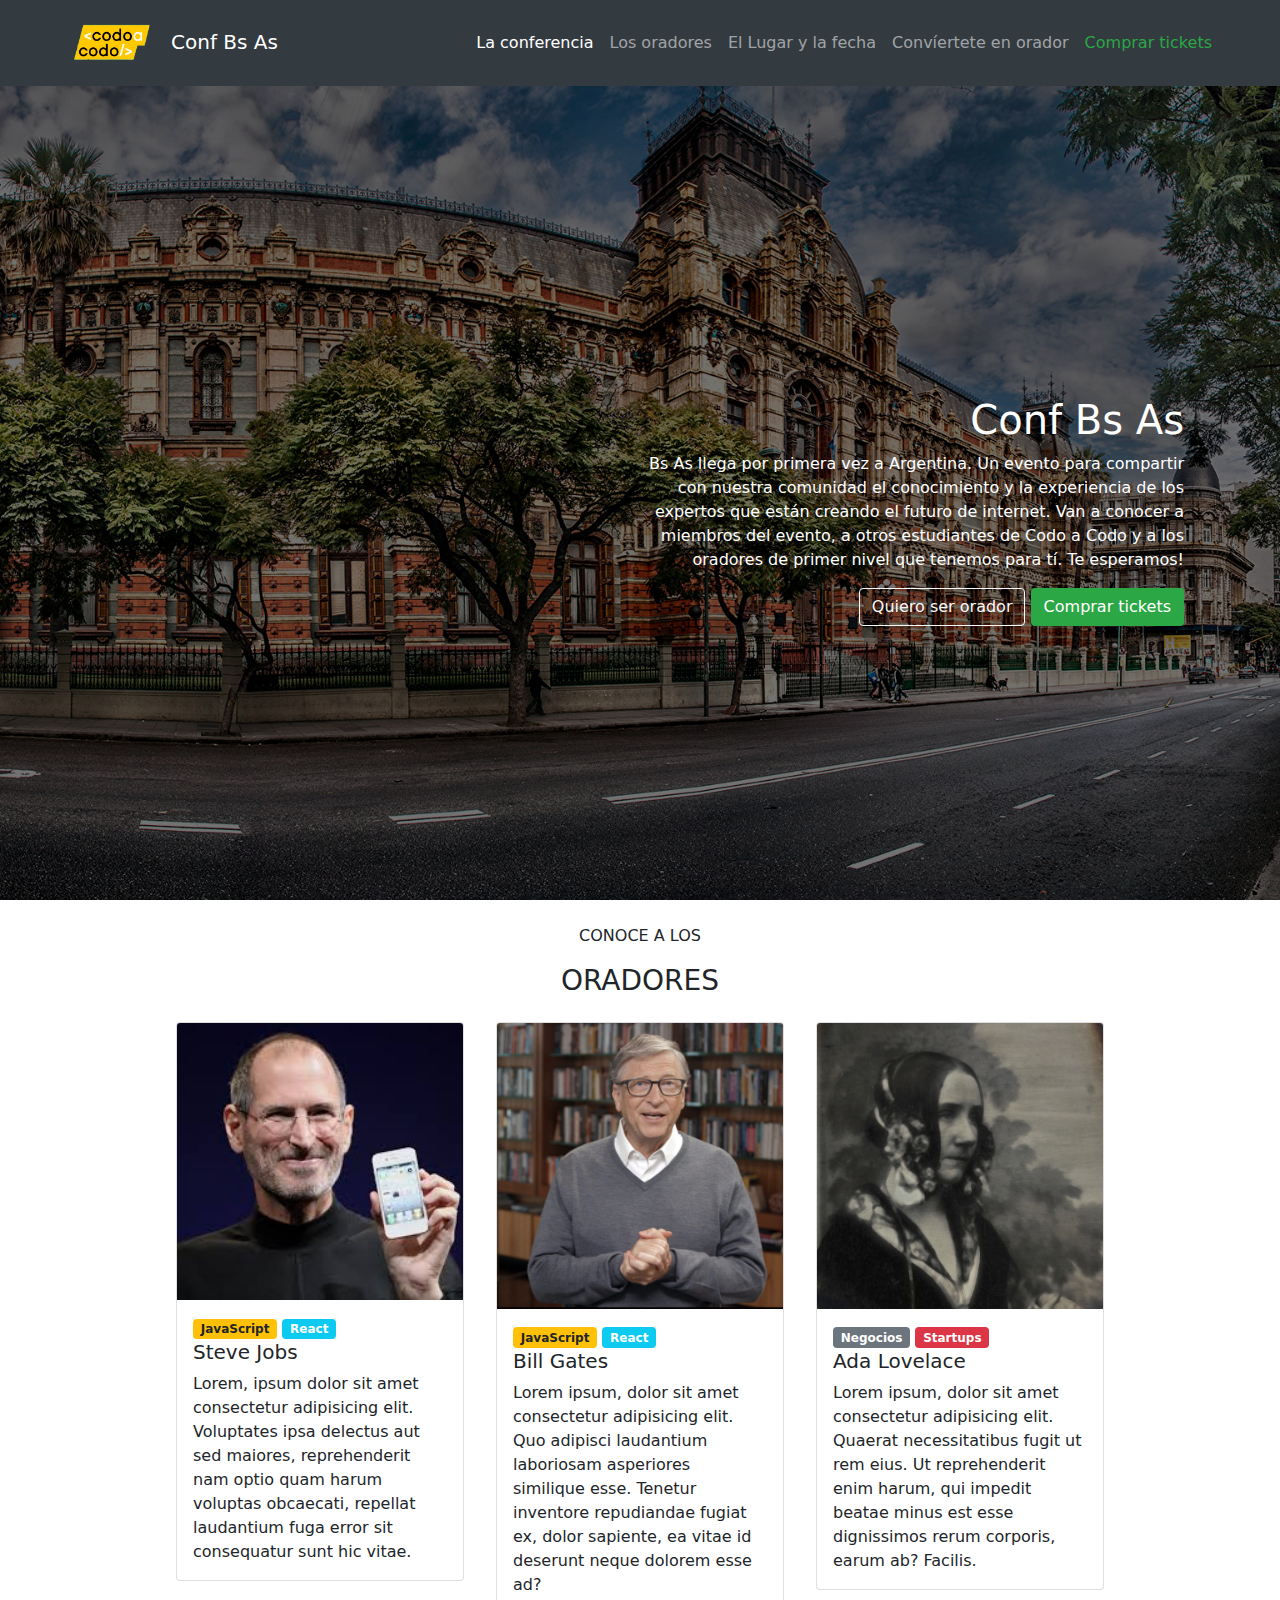
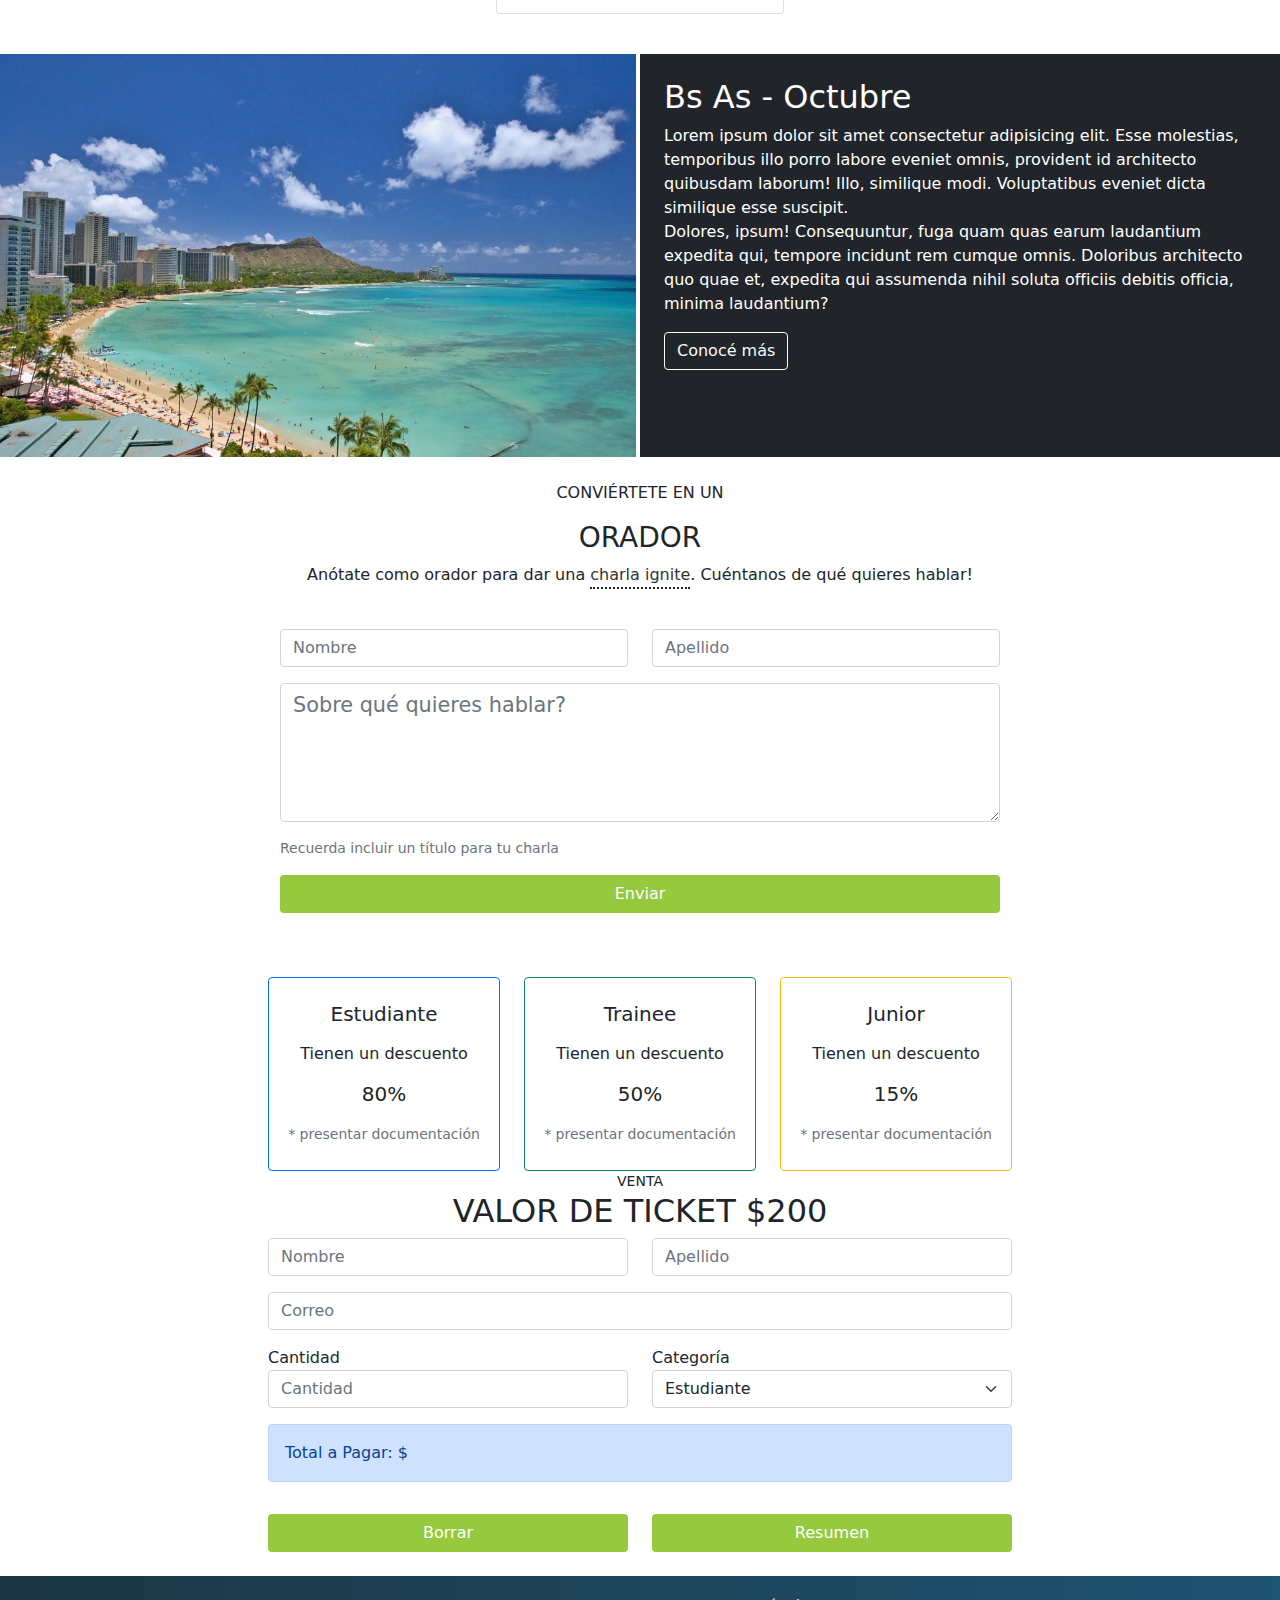
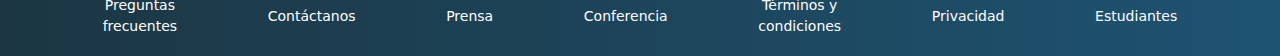
<file: index.html>
<!DOCTYPE html>
<html lang="es">
<head>
  <meta charset="UTF-8">
  <meta http-equiv="X-UA-Compatible" content="IE=edge">
  <meta name="viewport" content="width=device-width, initial-scale=1.0">
  <link rel="stylesheet" href="css/bootstrap.min.css">
  <link rel="stylesheet" href="css/style.css">
  <title>TP Integrador - Codo a Codo</title>
</head>
<body>
  <header>
    <nav class="navbar navbar-expand-lg navbar-dark nav-color ps-sm-5 pe-sm-5 position-fixed w-100" aria-label="Tenth navbar example">    
      <div class="container-fluid">      
        <a class="navbar-brand" href="#"><img class="img-brand" src="img/codoacodo.png" alt=""> Conf Bs As</a>
        <button class="navbar-toggler" type="button" data-bs-toggle="collapse" data-bs-target="#navbarsCodo" aria-controls="navbarsExample08" aria-expanded="false" aria-label="Toggle navigation">
          <span class="navbar-toggler-icon"></span>
        </button>

        <div class="collapse navbar-collapse justify-content-md-end" id="navbarsCodo">
          <ul class="navbar-nav"
            <li class="nav-item">
              <a class="nav-link active" href="#conferencia" data-tipo="item-menu">La conferencia</a>
            </li>
            <li class="nav-item">
              <a class="nav-link" href="#oradores" data-tipo="item-menu">Los oradores</a>
            </li>
            <li class="nav-item">
              <a class="nav-link " href="#lugar" data-tipo="item-menu">El Lugar y la fecha</a>
            </li>
            <li class="nav-item">
              <a class="nav-link " href="#conviertete" data-tipo="item-menu">Convíertete en orador</a>
            </li>
            <li class="nav-item">
              <a class="nav-link text-green" href="#tickets" data-tipo="item-menu">Comprar tickets</a>
            </li>          
          </ul>
        </div>
      </div>
    </nav>
  </header>

  <main>
    <section id="conferencia" class="d-flex banner-img">
      <div class="bg-opaco">        
        <div class="position-absolute d-flex flex-column align-items-center align-items-sm-end pe-1 pe-sm-6 w-100 encabezado">
          <h1>Conf Bs As</h1>
          <div class="">
            <p class="encabezado-parrafo text-center text-md-end">
              Bs As llega por primera vez a Argentina. Un evento para compartir con nuestra comunidad el conocimiento y 
              la experiencia de los expertos que están creando el futuro de internet. Van a conocer a miembros del evento,
              a otros estudiantes de Codo a Codo y a los oradores de primer nivel que tenemos para tí. Te esperamos!
            </p>
          </div>
          <div class="encabezado-botones">
            <a href="#conviertete" class="btn btn-outline-light">Quiero ser orador</a>
            <a href="#tickets" class="btn btn-green">Comprar tickets</a>
          </div>
        </div>
      </div>
    </section>
    
    <section id="oradores" class="mt-4">
      <p class="text-uppercase text-center">Conoce a los</p>
      <h3 class="text-uppercase text-center">Oradores</h3>
      <div class="d-flex justify-content-center align-items-center align-items-md-start flex-column flex-md-row">
        <div class="card card-18 m-3">
          <img src="img/steve.jpg" class="card-img-top" alt="Steve">
          <div class="card-body">
            <span class="badge bg-warning text-dark">JavaScript</span>
            <span class="badge bg-info text-white">React</span>
            <h5 class="card-title">Steve Jobs</h5>
            <p class="card-text">Lorem, ipsum dolor sit amet consectetur adipisicing elit. Voluptates ipsa delectus aut sed maiores, reprehenderit nam optio quam harum voluptas obcaecati, repellat laudantium fuga error sit consequatur sunt hic vitae.</p>            
          </div>
        </div>
        <div class="card card-18 m-3">
          <img src="img/bill.jpg" class="card-img-top" alt="Bill">
          <div class="card-body">
            <span class="badge bg-warning text-dark">JavaScript</span>
            <span class="badge bg-info text-white">React</span>
            <h5 class="card-title">Bill Gates</h5>
            <p class="card-text">Lorem ipsum, dolor sit amet consectetur adipisicing elit. Quo adipisci laudantium laboriosam asperiores similique esse. Tenetur inventore repudiandae fugiat ex, dolor sapiente, ea vitae id deserunt neque dolorem esse ad?</p>            
          </div>
        </div>
        <div class="card card-18 m-3">
          <img src="img/ada.jpeg" class="card-img-top" alt="Ada">
          <div class="card-body">
            <span class="badge bg-secondary">Negocios</span>
            <span class="badge bg-danger text-white">Startups</span>
            <h5 class="card-title">Ada Lovelace</h5>
            <p class="card-text">Lorem ipsum, dolor sit amet consectetur adipisicing elit. Quaerat necessitatibus fugit ut rem eius. Ut reprehenderit enim harum, qui impedit beatae minus est esse dignissimos rerum corporis, earum ab? Facilis.</p>
          </div>
        </div>
      </div>
    </section> 

    <section id="lugar" class="mt-4">
      <div class="d-flex flex-column flex-md-row">
        <div class="col-12 col-md-6 pe-md-1 pe-0">
          <img src="img/honolulu.jpg" class="w-100 h-100 img-fit-cover" alt="honolulu">
        </div>
        <div class="col-12 col-md-6 bg-dark text-white p-4">
          <h2>Bs As - Octubre</h2>
          <p class="pre-line">Lorem ipsum dolor sit amet consectetur adipisicing elit. Esse molestias, temporibus illo porro labore eveniet omnis, provident id architecto quibusdam laborum! Illo, similique modi. Voluptatibus eveniet dicta similique esse suscipit.
          Dolores, ipsum! Consequuntur, fuga quam quas earum laudantium expedita qui, tempore incidunt rem cumque omnis. Doloribus architecto quo quae et, expedita qui assumenda nihil soluta officiis debitis officia, minima laudantium?</p>
          <a href="#" class="btn btn-outline-light">Conocé más</a>
        </div>
      </div>
    </section>

    <section id="conviertete" class="mt-4 mb-4">
      <p class="text-uppercase text-center">Conviértete en un</p>
      <h3 class="text-uppercase text-center">Orador</h3>
      <p class="text-center">Anótate como orador para dar una 
        <span class="text-dotted">
          charla ignite
          <span class="tooltiptext">Consiste en hacer llegar tu idea, historia o visión en cinco minutos</span>
        </span>. Cuéntanos de qué quieres hablar!
      </p>
      <form action="" class="container p-4 w-md-60">
        <div class="row">
          <div class="col-12 col-sm-6 mb-3">
            <input class="form-control" type="text" placeholder="Nombre" required>
          </div>
          <div class="col-12 col-sm-6 mb-3">
            <input class="form-control" type="text" placeholder="Apellido" required>
          </div>
        </div>
        <div class="row mb-3">
          <div class="col mb-3">
            <textarea class="form-control font-size-lg" name="" id="" rows="4" placeholder="Sobre qué quieres hablar?" required></textarea>
          </div>
          <span class="small text-secondary">Recuerda incluir un título para tu charla</span>
        </div>
        <div class="row mb-3">
          <div class="col">
            <button type="submit" class="w-100 btn btn-light-green text-white">Enviar</button>
          </div>
        </div>
      </form>
    </section>

    <section id="tickets" class="mt-4 mb-4">

      <form id="form_ticket" action="" class="container w-md-60">
        <div class="row text-center">

          <div class="col-md-4 m-1 m-md-0">
            <div class="card border-primary">
              <div class="card-body">
                <h5 class="card-title mb-3 mt-2">Estudiante</h5>
                <p class="card-text mb-3">Tienen un descuento</p>
                <h5 class="card-title mb-3">80%</h5>
                <div class="mb-2 text-secondary"><small>* presentar documentación</small></div>
              </div>
            </div>
          </div>

          <div class="col-md-4 m-1 m-md-0">
            <div class="card border-success">
              <div class="card-body">
                <h5 class="card-title mb-3 mt-2">Trainee</h5>
                <p class="card-text mb-3">Tienen un descuento</p>
                <h5 class="card-title mb-3">50%</h5>
                <div class="mb-2 text-secondary"><small>* presentar documentación</small></div>
              </div>
            </div>
          </div>

          <div class="col-md-4 m-1 m-md-0">
            <div class="card border-warning">
              <div class="card-body">
                <h5 class="card-title mb-3 mt-2">Junior</h5>
                <p class="card-text mb-3">Tienen un descuento</p>
                <h5 class="card-title mb-3">15%</h5>
                <div class="mb-2 text-secondary"><small>* presentar documentación</small></div>
              </div>
            </div>
          </div>
        
        </div>

        <div class="small text-uppercase text-center">Venta</div>
      
        <h2 class="text-center text-uppercase">Valor de ticket $200</h2>

        <div class="row">

          <div class="col-12 col-sm-6 mb-3">
            <input id="nombre" class="form-control" type="text" placeholder="Nombre">
          </div>

          <div class="col-12 col-sm-6 mb-3">
            <input id="apellido" class="form-control" type="text" placeholder="Apellido">
          </div>

        </div>

        <div class="row">
          <div class="col-12 mb-3">
            <input id="correo" class="form-control" type="email" placeholder="Correo">
          </div>          
        </div>

        <div class="row">

          <div class="col-12 col-sm-6 mb-3">
            <label for="cantidad">Cantidad</label>
            <input id="cantidad" class="form-control" type="number" placeholder="Cantidad" required>
          </div>

          <div class="col-12 col-sm-6 mb-3">      
            <label for="categoria">Categoría</label>      
            <select name="categoria" id="categoria" class="form-select" required>
              <option value="E" selected>Estudiante</option>
              <option value="T">Trainee</option>
              <option value="J">Junior</option>
              <option value="O">Otra</option>
            </select>
          </div>

        </div>

        <div class="row mb-3">
          <div class="col">            
            <div class="alert alert-primary" role="alert">
              Total a Pagar: $<span id="total"></span>
            </div>
          </div>
        </div>

        <div class="row mb-3">
          <div class="col-6">
            <button type="reset" class="w-100 btn btn-light-green text-white">Borrar</button>            
          </div>

          <div class="col-6">
            <button type="submit" class="w-100 btn btn-light-green text-white">Resumen</button>
          </div>
        </div>

      </form>
      
    </section>

  </main>

  <footer class="container-fluid text-white small text-center bg-blue">    
    <div class="d-flex justify-content-evenly align-items-center footer-size flex-column flex-sm-row">
      <a href="#" class="pre-line">Preguntas 
        frecuentes</a>
      <a href="#">Contáctanos</a>
      <a href="#">Prensa</a>
      <a href="#">Conferencia</a>
      <a href="#" class="pre-line">Términos y 
        condiciones</a>
      <a href="#">Privacidad</a>
      <a href="#">Estudiantes</a>
    </div>    
  </footer>
  <script src="js/bootstrap.bundle.min.js"></script>
  <script src="js/main.js"></script>
</body>
</html>
</file>
<file: css/style.css>
:root {
  --light-green: rgb(150, 201, 62);
  --light-green-1: rgb(112, 150, 46);
  --green: rgb(43, 167, 69);
  --green-h: rgb(32, 121, 51);
  --green-f: rgba(4, 144, 43, 0.7);
  --gray: rgb(51, 58, 64);
  --blue: #1d3947;
  --blue_g: linear-gradient(90deg, #1c3643, #1e5372);
}

.img-brand {
  height: 60px;
}

.navbar {
  z-index: 100;
}

.nav-color {
  background-color: var(--gray);
}

.text-green {
  color: var(--green) !important;
}

.nav-link.active.text-green {
  color: var(--light-green) !important;
}

.text-green:hover {
  color: var(--light-green-1) !important;
}

.btn-green {
  color: white;
  background-color: var(--green);
}

.btn-green:hover {
  color: white;
  background-color: var(--green-h);
}

.btn-green:focus {
  outline: 0;
  box-shadow: 0 0 0 0.25rem var(--green-f);
}

.banner-img {
  width: 100%;
  min-height: 100vh;
  background: url("../img/ba1.jpg");
  background-position: center;
  background-repeat: no-repeat;
  background-size: cover;
  background-attachment: fixed;
}

.banner-position {
  margin-bottom: 70px !important;
  top: 60px;
  height: 100vh;
}

.bg-opaco {
  width: 100%;
  min-height: 100vh;
  background-color: rgba(0, 0, 0, 0.55);
}

.encabezado {
  top: 44%;
  color: white;
}

.encabezado-parrafo {  
  font-weight: 500;  
}

.bg-blue {
  background: var(--blue_g);
}

footer a {
  color: white;
  text-decoration: none;
}

footer a:hover {
  color: darkgrey;
}

.footer-size {
  min-height: 80px;
}

.pre-line {
  white-space: normal;
}

.card-18 {
  width: 18rem;
  padding: 0;
}

.btn-light-green {
  background-color: var(--light-green);
}

.btn-light-green:hover {
  background-color: var(--light-green-1);
}

.font-size-lg {
  font-size: 1.3rem;
}

.text-dotted {
  position: relative;
  display: inline-block;
  border-bottom: 2px dotted #222222;
  color: #333333;
  text-decoration: none;
  cursor: default;
}

.text-dotted .tooltiptext {
  position: absolute;
  left: 50%;
  bottom: 100%;
  width: 120px;
  padding: 5px 0;
  margin-left: -60px;
  color: #fff;
  text-align: center;
  font-size: small;
  background-color: var(--gray);
  border-radius: 6px;
  visibility: hidden;
  z-index: 1;
}

.text-dotted:hover .tooltiptext {
  visibility: visible;
}

.text-dotted .tooltiptext::after {
  content: " ";
  position: absolute;
  top: 100%; /* At the bottom of the tooltip */
  left: 50%;
  margin-left: -5px;
  border-width: 5px;
  border-style: solid;
  border-color: var(--gray) transparent transparent transparent;
}

.img-fit-cover {
  object-fit: cover;
}

#oradores,
#lugar,
#conviertete,
#tickets {
  scroll-margin-block-start: 90px;
}

@media (min-width: 576px) {
  .pre-line {
    white-space: pre-line !important;
  }
}

@media (min-width: 768px) {
  .encabezado-parrafo {
    width: 550px;
  }

  .pe-sm-6 {
    padding-right: 6rem !important;
  }

  .encabezado {
    top: 44%;
  }

  .text-dotted .tooltiptext {
    width: 180px;
    margin-left: -90px;
  }
}

@media (min-width: 992px) {
  .w-md-60 {
    width: 60% !important;
  }

  .top-md-0 {
    top: 0 !important;
  }
}
</file>
